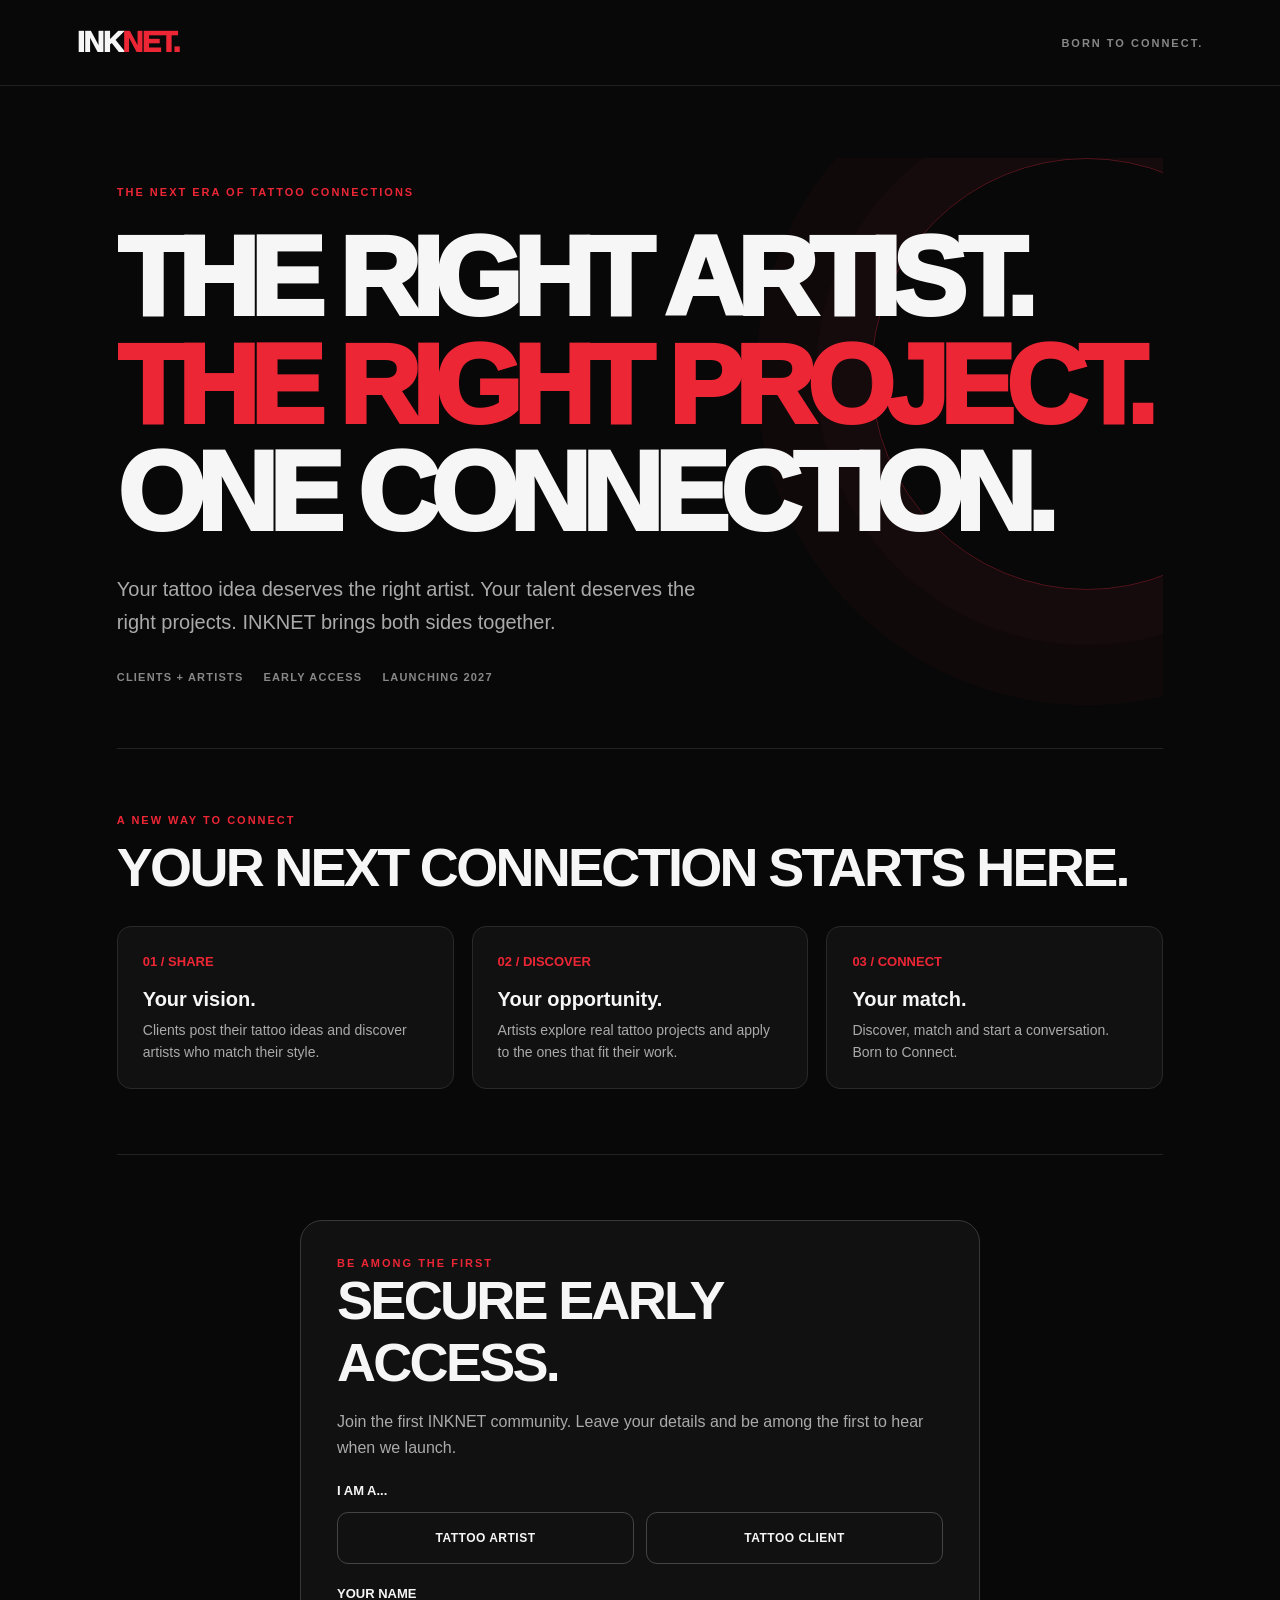
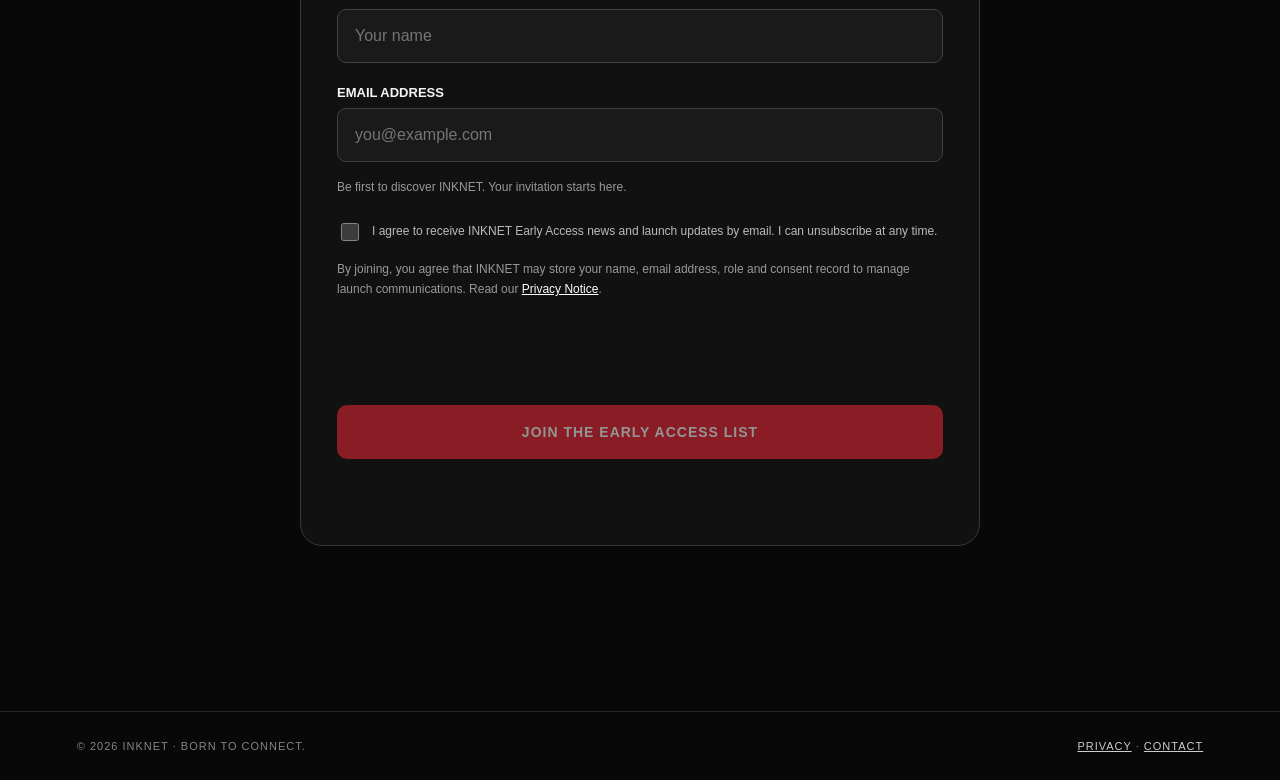
<file: index.html>
<!DOCTYPE html>
<html lang="en">
<head>
<meta charset="UTF-8">
<meta name="viewport" content="width=device-width, initial-scale=1">
<meta name="theme-color" content="#080808">
<meta name="description" content="INKNET. Discover the right tattoo artist, find projects that match your style, and connect. Join the early access list.">
<title>INKNET — Born to Connect</title>
<style>
:root{color-scheme:dark;--red:#ed2636;--bg:#080808;--line:#292929}
*{box-sizing:border-box}
html{scroll-behavior:smooth}
body{margin:0;background:var(--bg);color:#f6f6f6;font-family:-apple-system,BlinkMacSystemFont,"Helvetica Neue",Arial,sans-serif}
a{color:inherit}
header{padding:26px 6%;border-bottom:1px solid #202020;display:flex;justify-content:space-between;align-items:center}
.logo{font-weight:950;letter-spacing:-1.5px;font-size:29px;text-decoration:none}
.logo span{color:var(--red)}
.topline,.eyebrow,.small{font-size:11px;letter-spacing:2px;font-weight:800}
.topline{color:#888}
main{max-width:1200px;margin:auto;padding:72px 6% 100px}
.hero{position:relative;overflow:hidden;padding:28px 0 65px}
.hero:after{content:"";position:absolute;z-index:-1;width:430px;height:430px;border:1px solid #52141c;border-radius:50%;right:-140px;top:0;box-shadow:0 0 0 55px #150a0c,0 0 0 115px #10090a}
.eyebrow{color:var(--red)}
h1{font-size:clamp(47px,9vw,112px);line-height:.96;letter-spacing:-.075em;margin:26px 0;font-weight:950}
h1 span{color:var(--red)}
.subtitle{font-size:clamp(16px,2.2vw,20px);line-height:1.65;color:#aaa;max-width:600px}
.meta{display:flex;gap:20px;flex-wrap:wrap;color:#888;margin-top:32px}
.meta span{font-size:11px;letter-spacing:1.2px;font-weight:800}
.section{padding:65px 0;border-top:1px solid #222}
.section h2{font-size:clamp(29px,5vw,54px);letter-spacing:-.05em;margin:10px 0 20px}
.steps{display:grid;grid-template-columns:repeat(3,1fr);gap:18px;margin-top:28px}
.step{border:1px solid var(--line);border-radius:14px;padding:25px;background:#111}
.step strong{color:var(--red);font-size:13px}
.step h3{font-size:20px;margin:18px 0 8px}
.step p{color:#aaa;font-size:14px;line-height:1.6;margin:0}
.form-panel{max-width:680px;margin:auto;background:#111;border:1px solid #383838;border-radius:22px;padding:36px}
.form-panel h2{margin:0 0 8px}
.form-panel>p{color:#aaa;line-height:1.6}
label.field{display:block;font-size:13px;font-weight:750;margin:22px 0 8px}
input[type=text],input[type=email]{width:100%;padding:17px;border:1px solid #404040;border-radius:9px;background:#1a1a1a;color:white;font:inherit;outline:none}
input:focus{border-color:var(--red)}
.roles{display:grid;grid-template-columns:1fr 1fr;gap:12px;margin-top:14px}
.role{position:relative;cursor:pointer}
.role input{position:absolute;opacity:0}
.role span{display:block;border:1px solid #444;border-radius:11px;padding:18px 12px;text-align:center;font-weight:800;font-size:12px;letter-spacing:.5px}
.role input:checked+span{border-color:var(--red);background:#3a1118;color:white}
.role input:focus-visible+span{outline:2px solid white;outline-offset:3px}
.consent{display:flex;align-items:flex-start;gap:10px;margin-top:25px;color:#bbb;font-size:12px;line-height:1.65}
.consent input{width:18px;height:18px;accent-color:var(--red);flex-shrink:0;margin-top:1px}
.privacy-note{color:#999;font-size:12px;line-height:1.65;margin:16px 0}
.privacy-note a{color:white}
.challenge{min-height:65px;margin:20px 0}
.submit{background:var(--red);border:0;color:white;border-radius:10px;padding:19px;width:100%;font-size:14px;font-weight:900;letter-spacing:1px;cursor:pointer}
.submit:disabled{opacity:.55;cursor:wait}
#feedback{min-height:24px;font-size:13px;line-height:1.5}
#feedback.error{color:#ff7b83}
#feedback.success{color:#b8eab8}
footer{padding:28px 6%;border-top:1px solid #252525;display:flex;justify-content:space-between;flex-wrap:wrap;gap:15px;color:#858585;font-size:11px;letter-spacing:1px}
footer a{color:#ccc}
@media(max-width:650px){
 header{padding:20px 6%}.topline{font-size:8px}
 main{padding:45px 6% 70px}
 .hero{padding-bottom:45px}
 .steps{grid-template-columns:1fr}
 .form-panel{padding:23px 19px}
 .roles{gap:8px}
 .role span{padding:16px 5px;font-size:11px}
}

/* INKNET EARLY ACCESS CELEBRATION */
[hidden]{display:none!important}
.ink-success{
 position:fixed;inset:0;z-index:9999;
 display:flex;align-items:center;justify-content:center;
 background:radial-gradient(ellipse at 50% 35%,#310b14 0%,#10090c 48%,#050505 100%);
 padding:24px;overflow-y:auto;
 animation:inkAppear .5s ease both;
}
.ink-success-card{
 width:100%;max-width:560px;text-align:center;
 padding:28px 14px;
 animation:inkRise .8s cubic-bezier(.2,.8,.2,1) both;
}
.ink-success-mark{
 position:relative;margin:8px auto 28px;
 width:190px;height:190px;
 display:grid;place-items:center;
 filter:drop-shadow(0 0 35px #ed263655);
 animation:inkFloat 4s ease-in-out infinite;
}
.ink-success-mark svg{width:100%;height:100%}
.ink-success-eyebrow{
 color:#ff4151;font-weight:900;letter-spacing:2.8px;
 font-size:11px;margin:0 0 18px;
}
.ink-success h2{
 font-size:clamp(55px,13vw,92px);
 letter-spacing:-.085em;line-height:.95;
 margin:0 0 18px;color:#fff;font-weight:950;
}
.ink-success h3{
 font-size:clamp(20px,5vw,32px);
 letter-spacing:-.04em;line-height:1.15;
 color:#ed2636;margin:0 0 20px;
}
.ink-success-message{
 color:#c4c4c4;line-height:1.7;
 font-size:16px;max-width:420px;
 margin:0 auto 28px;
}
.ink-success-divider{
 width:65px;height:2px;background:#ed2636;
 margin:30px auto;
}
.ink-success-footer{
 font-size:12px;letter-spacing:2.2px;
 color:#fff;font-weight:900;
}
.ink-success-close{
 display:block;margin:30px auto 0;
 padding:14px 28px;background:transparent;
 color:white;border:1px solid #555;
 border-radius:9px;font-weight:800;
 cursor:pointer;
}
.ink-success-close:hover,.ink-success-close:focus-visible{
 border-color:#ed2636;background:#241015;
}
@keyframes inkAppear{from{opacity:0}to{opacity:1}}
@keyframes inkRise{from{opacity:0;transform:translateY(25px) scale(.96)}to{opacity:1;transform:none}}
@keyframes inkFloat{0%,100%{transform:translateY(0)}50%{transform:translateY(-8px)}}
@media(prefers-reduced-motion:reduce){
 .ink-success,.ink-success-card,.ink-success-mark{animation:none}
}

</style>
<script src="https://challenges.cloudflare.com/turnstile/v0/api.js" async defer></script>
</head>
<body>
<header>
<a class="logo" href="/">INK<span>NET.</span></a>
<div class="topline">BORN TO CONNECT.</div>
</header>

<main>
<section class="hero">
<div class="eyebrow">THE NEXT ERA OF TATTOO CONNECTIONS</div>
<h1>THE RIGHT ARTIST.<br><span>THE RIGHT PROJECT.</span><br>ONE CONNECTION.</h1>
<p class="subtitle">
Your tattoo idea deserves the right artist.
Your talent deserves the right projects.
INKNET brings both sides together.
</p>
<div class="meta">
<span>CLIENTS + ARTISTS</span>
<span>EARLY ACCESS</span>
<span>LAUNCHING 2027</span>
</div>
</section>

<section class="section">
<div class="eyebrow">A NEW WAY TO CONNECT</div>
<h2>YOUR NEXT CONNECTION STARTS HERE.</h2>
<div class="steps">
<div class="step">
<strong>01 / SHARE</strong>
<h3>Your vision.</h3>
<p>Clients post their tattoo ideas and discover artists who match their style.</p>
</div>
<div class="step">
<strong>02 / DISCOVER</strong>
<h3>Your opportunity.</h3>
<p>Artists explore real tattoo projects and apply to the ones that fit their work.</p>
</div>
<div class="step">
<strong>03 / CONNECT</strong>
<h3>Your match.</h3>
<p>Discover, match and start a conversation. Born to Connect.</p>
</div>
</div>
</section>

<section class="section" id="early-access">
<div class="form-panel">
<div class="eyebrow">BE AMONG THE FIRST</div>
<h2>SECURE EARLY ACCESS.</h2>
<p>Join the first INKNET community. Leave your details and be among the first to hear when we launch.</p>

<form id="lead-form">
<label class="field">I AM A...</label>
<div class="roles" role="group" aria-label="Choose your role">
<label class="role">
<input type="radio" name="user_type" value="artist" required>
<span>TATTOO ARTIST</span>
</label>
<label class="role">
<input type="radio" name="user_type" value="client" required>
<span>TATTOO CLIENT</span>
</label>
</div>

<label class="field" for="name">YOUR NAME</label>
<input id="name" name="name" type="text" maxlength="100" autocomplete="name" placeholder="Your name" required>

<label class="field" for="email">EMAIL ADDRESS</label>
<input id="email" name="email" type="email" autocomplete="email" inputmode="email" maxlength="254" placeholder="you@example.com" required>
<p class="privacy-note">Be first to discover INKNET. Your invitation starts here.</p>

<label class="consent">
<input type="checkbox" id="email-consent" required>
<span>I agree to receive INKNET Early Access news and launch updates by email. I can unsubscribe at any time.</span>
</label>

<p class="privacy-note">
By joining, you agree that INKNET may store your name, email address, role and consent record to manage launch communications.
Read our <a href="/privacy.html" target="_blank" rel="noopener">Privacy Notice</a>.
</p>

<div class="challenge">
<div class="cf-turnstile" data-sitekey="0x4AAAAAAGGCSSSIpSymmRSE" data-theme="dark" data-size="flexible"></div>
</div>
<button class="submit" id="submit" type="submit" disabled>JOIN THE EARLY ACCESS LIST</button>
<p id="feedback" role="status" aria-live="polite"></p>
</form>
</div>
</section>
</main>

<footer>
<span>© 2026 INKNET · BORN TO CONNECT.</span>
<span><a href="/privacy.html">PRIVACY</a> · <a href="mailto:ombratatt@gmail.com">CONTACT</a></span>
</footer>


<div id="ink-success" class="ink-success" role="dialog"
 aria-modal="true" aria-labelledby="ink-success-title" hidden>
  <div class="ink-success-card">
    <div class="ink-success-mark" aria-hidden="true">
      <svg viewBox="0 0 200 200" fill="none">
        <circle cx="100" cy="100" r="96" stroke="#57202A"/>
        <path d="M100 14V186M14 100H186M39 39L161 161M161 39L39 161"
          stroke="#A63442" stroke-width="1.3"/>
        <path d="M100 35L146 54L165 100L146 146L100 165L54 146L35 100L54 54Z"
          stroke="#B23948" stroke-width="1.4"/>
        <path d="M100 60L128 72L140 100L128 128L100 140L72 128L60 100L72 72Z"
          stroke="#E44756" stroke-width="1.4"/>
        <circle cx="100" cy="100" r="24" fill="#ED2636"/>
        <path d="M89 100L97 108L112 91"
          stroke="white" stroke-width="4"
          stroke-linecap="round" stroke-linejoin="round"/>
      </svg>
    </div>
    <p class="ink-success-eyebrow">YOU'RE OFFICIALLY ON THE LIST</p>
    <h2 id="ink-success-title">YOU'RE IN.</h2>
    <h3 id="ink-success-headline">WELCOME TO THE INNER CIRCLE.</h3>
    <p id="ink-success-message" class="ink-success-message"></p>
    <div class="ink-success-divider"></div>
    <div class="ink-success-footer">BORN TO CONNECT.</div>
    <button type="button" id="ink-success-close" class="ink-success-close">
      BACK TO INKNET
    </button>
  </div>
</div>

<script>
(() => {
  const params = new URLSearchParams(location.search);
  const hash = new URLSearchParams(location.hash.slice(1));
  if (params.has("error") || hash.has("error")) {
    location.replace("/confirmed/?status=error");
    return;
  }
  if (hash.has("access_token")) {
    history.replaceState(null, "", "/confirmed/?status=returned");
    location.replace("/confirmed/?status=returned");
    return;
  }

  document.getElementById("ink-success-close").addEventListener("click", () => {
    document.getElementById("ink-success").hidden = true;
    document.body.style.overflow = "";
    button.disabled = !document.getElementById("email-consent").checked;
    button.textContent = "JOIN THE EARLY ACCESS LIST";
    feedback.textContent = "";
  });

  const form = document.getElementById("lead-form");
  const button = document.getElementById("submit");
  const feedback = document.getElementById("feedback");
  const endpoint = "https://fhuetsgdikztguykixfe.supabase.co/functions/v1/inknet-early-access";

  const consentBox = document.getElementById("email-consent");
  consentBox.addEventListener("change", () => {
    button.disabled = !consentBox.checked;
  });

  form.addEventListener("submit", async (event) => {
    event.preventDefault();
    const selected = form.querySelector('input[name="user_type"]:checked');
    const email = document.getElementById("email").value.trim().toLowerCase();
    const name = document.getElementById("name").value.trim();

    feedback.className = "error";
    if (!selected || name.length < 2 || email.length > 254 || !/^[^\s@]+@[^\s@]+\.[^\s@]+$/.test(email) || !consentBox.checked) {
      feedback.textContent = "Please enter your name, role, valid email and accept the launch updates.";
      return;
    }

    const token = window.turnstile?.getResponse();
    if (!token) {
      feedback.textContent = "Please complete the security verification.";
      return;
    }

    button.disabled = true;
    button.textContent = "SUBMITTING...";
    feedback.textContent = "";

    try {
      const response = await fetch(endpoint, {
        method: "POST",
        headers: { "Content-Type": "application/json" },
        body: JSON.stringify({
          name,
          email,
          user_type: selected.value,
          email_marketing_consent: true,
          turnstile_token: token
        })
      });

      const result = await response.json();
      if (!response.ok || result.success !== true) {
        throw new Error(result.error || "Registration failed.");
      }

      const joinedRole = selected.value;
      form.reset();
      button.disabled = true;
      feedback.className = "success";
      feedback.textContent = "You're on the early access list!";
      button.textContent = "YOU'RE ON THE LIST ✓";

      const successScreen = document.getElementById("ink-success");
      document.getElementById("ink-success-headline").textContent =
        "WELCOME TO THE INNER CIRCLE.";
      document.getElementById("ink-success-message").textContent =
        joinedRole === "artist"
        ? `Welcome, ${name}. Your next client could start here. You're among the first artists joining INKNET.`
        : `Welcome, ${name}. Your next tattoo starts with the right connection. You're among the first to discover INKNET.`;
      successScreen.hidden = false;
      document.body.style.overflow = "hidden";
      document.getElementById("ink-success-close").focus();
    } catch (error) {
      feedback.className = "error";
      feedback.textContent = error.message || "Something went wrong. Please try again.";
      button.disabled = !consentBox.checked;
      button.textContent = "JOIN THE EARLY ACCESS LIST";
    } finally {
      window.turnstile?.reset();
    }
  });
})();
</script>
</body>
</html>
</file>
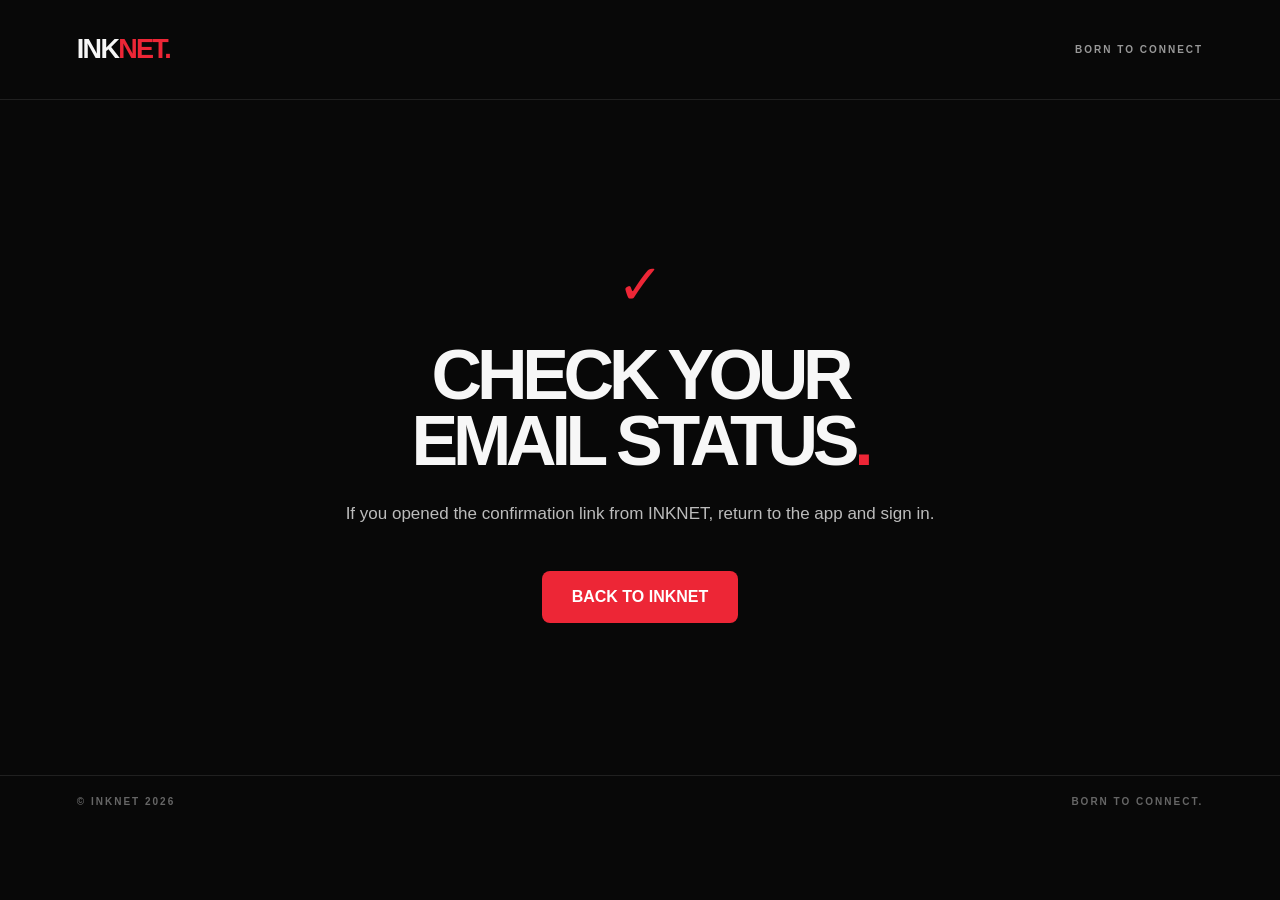
<file: confirmed/index.html>
<!DOCTYPE html>
<html lang="en">
<head>
  <meta charset="UTF-8">
  <meta name="viewport" content="width=device-width, initial-scale=1">
  <meta name="theme-color" content="#080808">
  <title>INKNET — Email confirmation</title>
  <link rel="stylesheet" href="/style.css">
</head>
<body>
  <header class="top">
    <a href="/" class="brand">INK<span>NET</span><i>.</i></a>
    <span class="eyebrow">BORN TO CONNECT</span>
  </header>

  <main class="confirm">
    <div class="confirm-card">
      <div class="confirm-icon" id="symbol">✓</div>
      <h1 id="headline">CHECK YOUR EMAIL STATUS<span style="color:#ed2636">.</span></h1>
      <p id="message">
        If you opened the confirmation link from INKNET,
        return to the app and sign in.
      </p>
      <a href="/" class="btn">BACK TO INKNET</a>
    </div>
  </main>

  <footer>
    <span>© INKNET 2026</span>
    <span>BORN TO CONNECT.</span>
  </footer>

  <script>
    const query = new URLSearchParams(location.search);
    const fragment = new URLSearchParams(location.hash.slice(1));
    const error = query.get('error') || fragment.get('error')
      || query.get('status') === 'error';
    const success = fragment.has('access_token')
      || query.get('status') === 'returned';

    if (error) {
      document.getElementById('symbol').textContent = '!';
      document.getElementById('headline').textContent = 'LINK ERROR.';
      document.getElementById('message').textContent =
        'This confirmation link may have expired or failed. Return to INKNET and try again.';
    } else if (success) {
      document.getElementById('headline').textContent = 'EMAIL LINK PROCESSED.';
      document.getElementById('message').textContent =
        'Return to INKNET and sign in with your email and password.';
    }

    // Remove session fragments from browser history without storing them.
    if (location.hash) {
      history.replaceState(null, '', location.pathname + location.search);
    }
  </script>
</body>
</html>
</file>
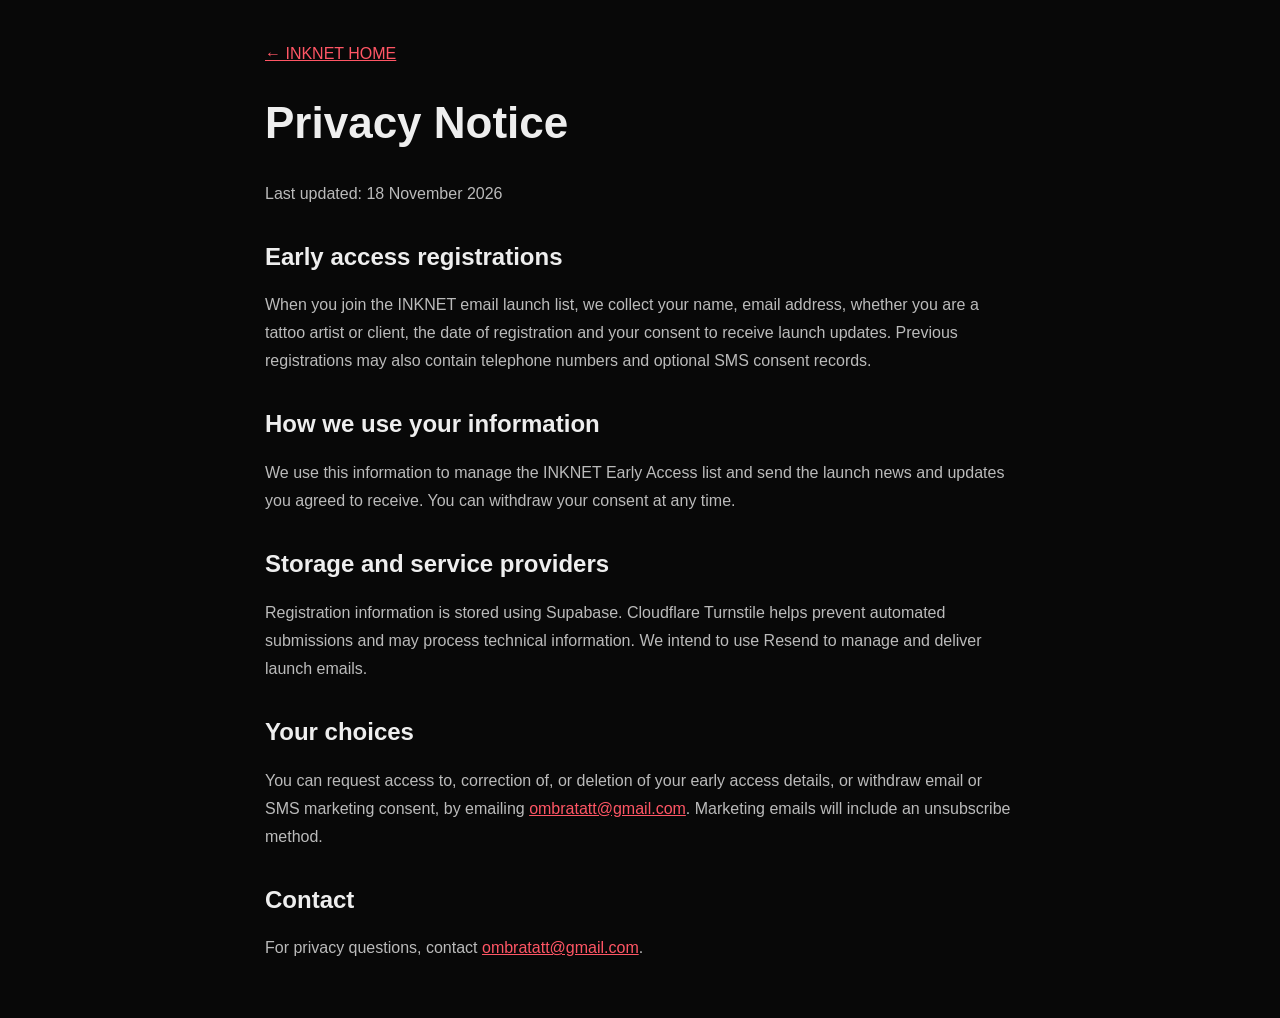
<file: privacy.html>
<!DOCTYPE html>
<html lang="en">
<head>
<meta charset="UTF-8">
<meta name="viewport" content="width=device-width, initial-scale=1">
<title>Privacy Notice — INKNET</title>
<style>
body{background:#080808;color:#eee;font:16px/1.75 -apple-system,BlinkMacSystemFont,Arial,sans-serif;margin:0;padding:40px 7%}
main{max-width:750px;margin:auto}
h1,h2{line-height:1.2}h1{font-size:44px}h2{margin-top:35px}
a{color:#ff5665}
p,li{color:#bbb}
</style>
</head>
<body>
<main>
<a href="/">← INKNET HOME</a>
<h1>Privacy Notice</h1>
<p>Last updated: 18 November 2026</p>
<h2>Early access registrations</h2>
<p>When you join the INKNET email launch list, we collect your name, email address, whether you are a tattoo artist or client, the date of registration and your consent to receive launch updates. Previous registrations may also contain telephone numbers and optional SMS consent records.</p>
<h2>How we use your information</h2>
<p>We use this information to manage the INKNET Early Access list and send the launch news and updates you agreed to receive. You can withdraw your consent at any time.</p>
<h2>Storage and service providers</h2>
<p>Registration information is stored using Supabase. Cloudflare Turnstile helps prevent automated submissions and may process technical information. We intend to use Resend to manage and deliver launch emails.</p>
<h2>Your choices</h2>
<p>You can request access to, correction of, or deletion of your early access details, or withdraw email or SMS marketing consent, by emailing <a href="mailto:ombratatt@gmail.com">ombratatt@gmail.com</a>. Marketing emails will include an unsubscribe method.</p>
<h2>Contact</h2>
<p>For privacy questions, contact <a href="mailto:ombratatt@gmail.com">ombratatt@gmail.com</a>.</p>
</main>
</body>
</html>
</file>
<file: style.css>
:root {
  color-scheme: dark;
  --red: #ed2636;
  --white: #f7f7f7;
  --muted: #999;
}

* { box-sizing: border-box; }

body {
  margin: 0;
  background: #080808;
  color: var(--white);
  font-family: -apple-system, BlinkMacSystemFont, "Helvetica Neue", Arial, sans-serif;
}

a { color: inherit; text-decoration: none; }

.top {
  min-height: 100px;
  display: flex;
  align-items: center;
  justify-content: space-between;
  gap: 24px;
  padding: 22px 6%;
  border-bottom: 1px solid #202020;
}

.brand {
  font-size: 27px;
  font-weight: 900;
  letter-spacing: -1.7px;
}

.brand span { color: var(--red); }
.brand i { color: var(--red); font-style: normal; }

.eyebrow, .kicker, .launch, footer {
  font-size: 10px;
  letter-spacing: 2px;
  font-weight: 700;
}

.eyebrow, .launch { color: var(--muted); }

.hero {
  min-height: calc(100svh - 155px);
  display: flex;
  align-items: center;
  padding: 70px 9%;
  position: relative;
  overflow: hidden;
}

.hero-content { position: relative; z-index: 1; }

.orb {
  position: absolute;
  width: 570px;
  height: 570px;
  right: -220px;
  top: 8%;
  border: 1px solid #58131c;
  border-radius: 50%;
  box-shadow:
    0 0 0 55px #15090b,
    0 0 0 110px #10090a,
    0 0 0 165px #0c090a,
    inset 0 0 100px #26090e;
  opacity: .7;
}

.kicker { color: var(--red); margin-bottom: 32px; }
.pulse { display: inline-block; width: 7px; height: 7px; background: var(--red); border-radius: 50%; margin-right: 10px; }

h1 {
  font-size: clamp(50px, 8.5vw, 130px);
  letter-spacing: -.075em;
  line-height: .93;
  font-weight: 900;
  margin: 0 0 35px;
}

h1 em { font-style: normal; color: var(--red); }

.intro {
  font-size: clamp(15px, 2vw, 19px);
  line-height: 1.8;
  color: #bcbcbc;
}

.separator {
  width: 55px;
  height: 2px;
  background: var(--red);
  margin: 38px 0;
}

.tagline { font-size: 21px; font-weight: 850; letter-spacing: 3px; }
.tagline span { color: var(--red); }
.launch { margin-top: 28px; }

footer {
  min-height: 55px;
  border-top: 1px solid #202020;
  padding: 20px 6%;
  display: flex;
  justify-content: space-between;
  gap: 20px;
  color: #666;
}

.confirm {
  min-height: 75svh;
  display: grid;
  place-items: center;
  padding: 35px 24px;
}

.confirm-card { max-width: 600px; text-align: center; }
.confirm-icon { color: var(--red); font-size: 56px; }
.confirm-card h1 { font-size: clamp(38px, 7vw, 70px); margin: 26px 0; }
.confirm-card p { color: #bcbcbc; font-size: 17px; line-height: 1.7; }

.btn {
  display: inline-block;
  background: var(--red);
  color: white;
  font-weight: 800;
  padding: 17px 30px;
  border-radius: 8px;
  margin-top: 25px;
}

@media (max-width: 600px) {
  .top { min-height: 80px; }
  .eyebrow { display: none; }
  .hero { padding: 70px 7%; }
  .orb { right: -450px; }
  footer { font-size: 8px; }
}
</file>
